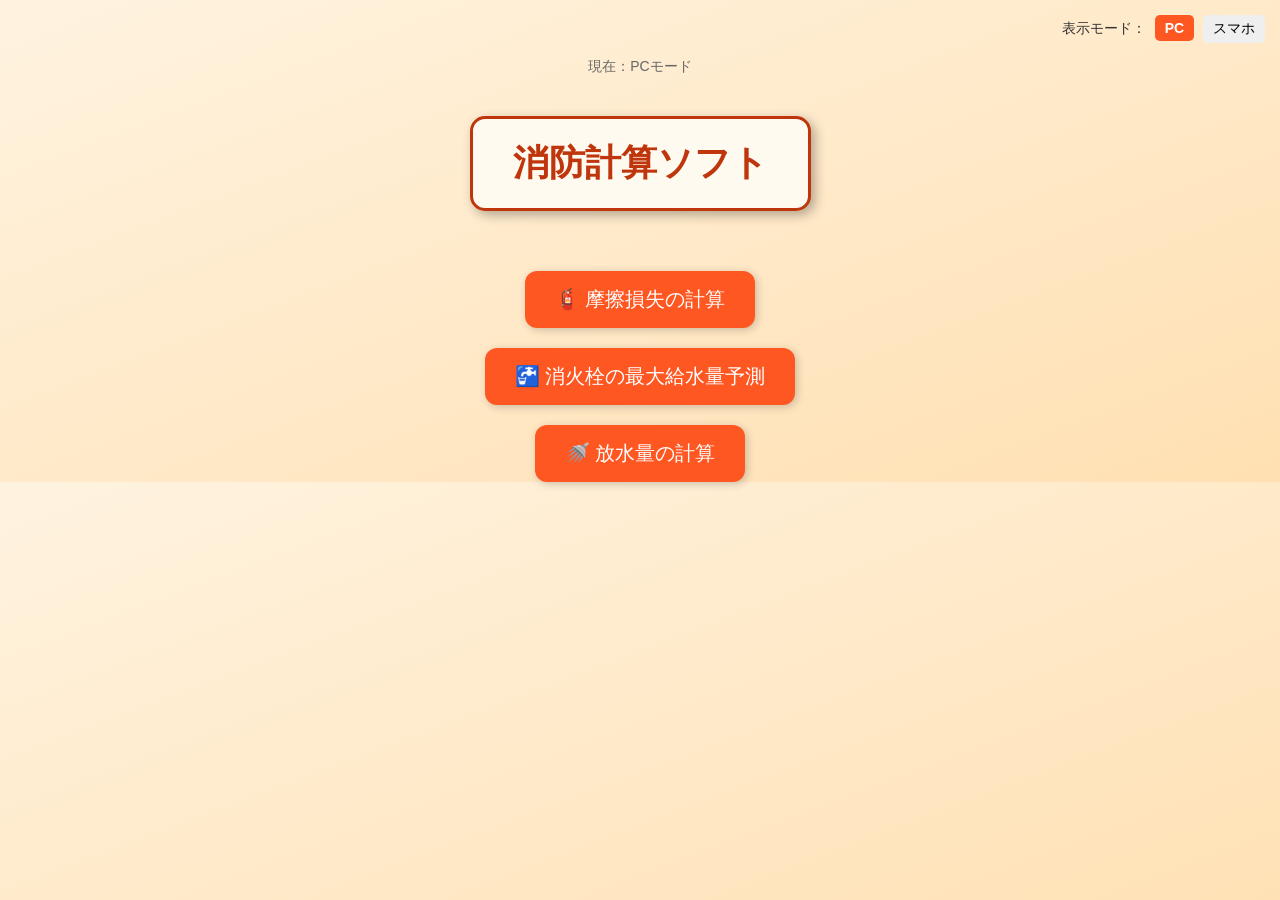
<file: index.html>
<!DOCTYPE html>
<html lang="ja">
<head>
  <meta charset="UTF-8">
  <title>消防計算ソフト</title>
  <meta name="viewport" content="width=device-width, initial-scale=1.0">
  <link id="stylesheet" rel="stylesheet" href="style-mobile.css">

  <!-- ✅ PWA対応 -->
  <link rel="manifest" href="manifest.json">
  <script>
    if ('serviceWorker' in navigator) {
      navigator.serviceWorker.register('serviceWorker.js');
    }
  </script>

  <style>
    body {
      font-family: 'Segoe UI', 'Yu Gothic', sans-serif;
      background: linear-gradient(to bottom right, #fff3e0, #ffe0b2);
      color: #333;
      text-align: center;
      padding: 0;
      margin: 0;
    }

    .toggle {
      text-align: right;
      margin: 15px;
      font-size: 14px;
    }

    .toggle button {
      padding: 5px 10px;
      margin-left: 5px;
      font-size: 14px;
      border: none;
      border-radius: 5px;
      cursor: pointer;
    }

    .toggle button.active {
      background-color: #ff5722;
      color: white;
      font-weight: bold;
    }

    .mode-status {
      text-align: center;
      font-size: 14px;
      margin-bottom: 10px;
      color: #666;
    }

    h1 {
      font-size: 36px; /* ← ここを調整！ */
      color: #bf360c;
      border: 3px solid #bf360c;
      display: inline-block;
      padding: 20px 40px;
      border-radius: 15px;
      box-shadow: 4px 4px 12px rgba(0,0,0,0.3);
      background-color: #fffaf0;
      margin-top: 30px;
      margin-bottom: 40px;
    }

    .menu {
      display: flex;
      flex-direction: column;
      align-items: center;
      gap: 20px;
      margin-top: 20px;
    }

    .calc-button {
      background-color: #ff5722;
      color: white;
      padding: 15px 30px;
      font-size: 20px;
      border-radius: 12px;
      text-decoration: none;
      box-shadow: 2px 2px 8px rgba(0, 0, 0, 0.2);
      transition: background-color 0.3s, transform 0.2s;
    }

    .calc-button:hover {
      background-color: #e64a19;
      transform: scale(1.05);
    }
  </style>
</head>
<body>
  <div class="toggle">
    表示モード：
    <button id="btn-mobile" class="active" onclick="switchStyle('mobile')">PC</button>
    <button id="btn-pc" onclick="switchStyle('pc')">スマホ</button>
  </div>

  <div class="mode-status" id="modeStatus">現在：PCモード</div>

  <h1>消防計算ソフト</h1>

  <div class="menu">
    <a href="friction.html" class="calc-button">🧯&nbsp;摩擦損失の計算</a>
    <a href="hydrant.html" class="calc-button">🚰&nbsp;消火栓の最大給水量予測</a>
    <a href="discharge.html" class="calc-button">🚿&nbsp;放水量の計算</a>
  </div>

  <script>
    function switchStyle(mode) {
      const stylesheet = document.getElementById('stylesheet');
      const btnMobile = document.getElementById('btn-mobile');
      const btnPC = document.getElementById('btn-pc');
      const modeStatus = document.getElementById('modeStatus');

      if (mode === 'pc') {
        stylesheet.href = 'style-pc.css';
        btnMobile.classList.remove('active');
        btnPC.classList.add('active');
        modeStatus.textContent = '現在：スマホモード';
      } else {
        stylesheet.href = 'style-mobile.css';
        btnPC.classList.remove('active');
        btnMobile.classList.add('active');
        modeStatus.textContent = '現在：PCモード';
      }
    }
  </script>
</body>
</html>
</file>
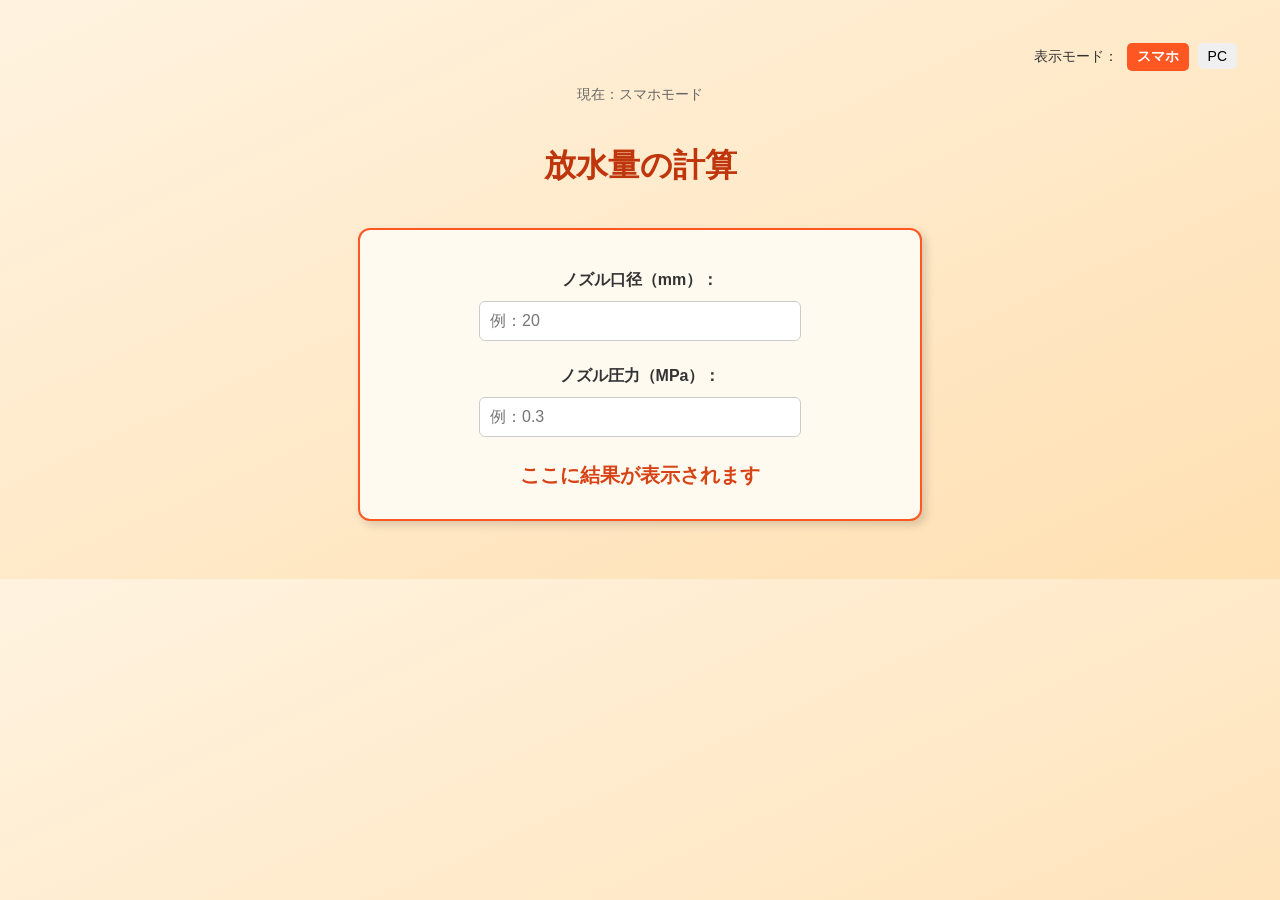
<file: discharge.html>
<!DOCTYPE html>
<html lang="ja">
<head>
  <meta charset="UTF-8">
  <title>放水量の計算</title>
  <meta name="viewport" content="width=device-width, initial-scale=1.0">
  <link id="stylesheet" rel="stylesheet" href="style-mobile.css">
  <link rel="manifest" href="manifest.json">
  <script>
    if ('serviceWorker' in navigator) {
      navigator.serviceWorker.register('serviceWorker.js');
    }
  </script>
  <style>
    body {
      font-family: 'Yu Gothic', sans-serif;
      background: linear-gradient(to bottom right, #fff3e0, #ffe0b2);
      text-align: center;
      padding: 20px;
      color: #333;
    }

    h1 {
      font-size: 32px;
      color: #bf360c;
      margin: 30px 0;
    }

    .toggle {
      text-align: right;
      margin: 15px;
      font-size: 14px;
    }

    .toggle button {
      padding: 5px 10px;
      margin-left: 5px;
      font-size: 14px;
      border: none;
      border-radius: 5px;
      cursor: pointer;
    }

    .toggle button.active {
      background-color: #ff5722;
      color: white;
      font-weight: bold;
    }

    .mode-status {
      text-align: center;
      font-size: 14px;
      margin-bottom: 10px;
      color: #666;
    }

    .form-area {
      background-color: #fffaf0;
      border: 2px solid #ff5722;
      border-radius: 12px;
      padding: 30px;
      max-width: 500px;
      margin: 0 auto 30px;
      box-shadow: 4px 4px 10px rgba(0,0,0,0.15);
    }

    label {
      display: block;
      font-weight: bold;
      margin: 10px 0 5px;
    }

    input {
      width: 80%;
      max-width: 300px;
      padding: 10px;
      font-size: 16px;
      margin-bottom: 15px;
      border-radius: 6px;
      border: 1px solid #ccc;
    }

    h2 {
      font-size: 22px;
      margin-top: 20px;
    }

    #result {
      font-size: 20px;
      font-weight: bold;
      color: #d84315;
      margin-top: 10px;
    }
  </style>
</head>
<body>
  <!-- 表示モード切替 -->
  <div class="toggle">
    表示モード：
    <button id="btn-mobile" class="active" onclick="switchStyle('mobile')">スマホ</button>
    <button id="btn-pc" onclick="switchStyle('pc')">PC</button>
  </div>
  <div class="mode-status" id="modeStatus">現在：スマホモード</div>

  <h1>放水量の計算</h1>

  <div class="form-area">
    <label for="nozzleDiameter">ノズル口径（mm）：</label>
    <input type="number" id="nozzleDiameter" placeholder="例：20" oninput="calculate()">

    <label for="nozzlePressure">ノズル圧力（MPa）：</label>
    <input type="number" id="nozzlePressure" placeholder="例：0.3" oninput="calculate()">

    <div id="result">ここに結果が表示されます</div>
  </div>

  <script>
    function calculate() {
      const diameter = parseFloat(document.getElementById("nozzleDiameter").value);
      const pressure = parseFloat(document.getElementById("nozzlePressure").value);

      if (!isNaN(diameter) && !isNaN(pressure)) {
        const result = 2.08 * Math.pow(diameter, 2) * Math.sqrt(pressure);
        document.getElementById("result").textContent = `🚿 放水量：${result.toFixed(1)} ℓ/分`;
      } else {
        document.getElementById("result").textContent = "正しい値を入力してくださいませ！";
      }
    }

    function switchStyle(mode) {
      const stylesheet = document.getElementById('stylesheet');
      const btnMobile = document.getElementById('btn-mobile');
      const btnPC = document.getElementById('btn-pc');
      const modeStatus = document.getElementById('modeStatus');

      if (mode === 'pc') {
        stylesheet.href = 'style-pc.css';
        btnMobile.classList.remove('active');
        btnPC.classList.add('active');
        modeStatus.textContent = '現在：PCモード';
      } else {
        stylesheet.href = 'style-mobile.css';
        btnPC.classList.remove('active');
        btnMobile.classList.add('active');
        modeStatus.textContent = '現在：スマホモード';
      }
    }
  </script>
</body>
</html>
</file>
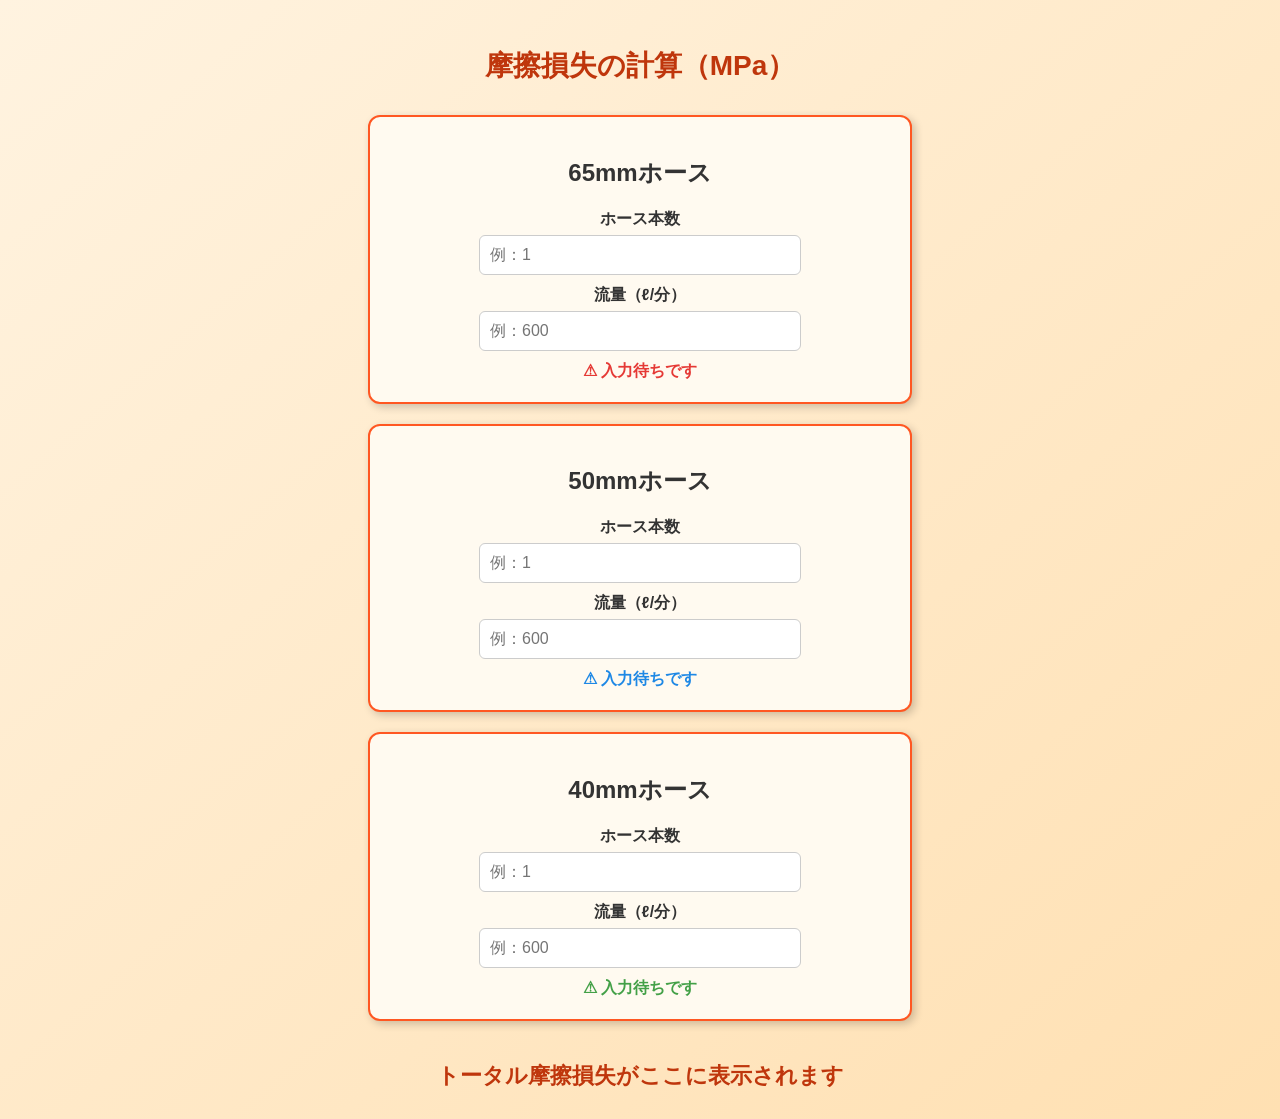
<file: friction.html>
<!DOCTYPE html>
<html lang="ja">
<head>
  <meta charset="UTF-8">
  <title>摩擦損失の計算（MPa表示）</title>
  <meta name="viewport" content="width=device-width, initial-scale=1.0">
  <style>
    body {
      font-family: 'Yu Gothic', sans-serif;
      background: linear-gradient(to bottom right, #fff3e0, #ffe0b2);
      color: #333;
      text-align: center;
      padding: 20px;
    }

    h1 {
      font-size: 28px;
      margin-bottom: 30px;
      color: #bf360c;
    }

    .form-section {
      background-color: #fffaf0;
      border: 2px solid #ff5722;
      border-radius: 12px;
      padding: 20px;
      margin: 20px auto;
      max-width: 500px;
      box-shadow: 3px 3px 8px rgba(0,0,0,0.2);
    }

    label {
      display: block;
      margin: 10px 0 5px;
      font-weight: bold;
    }

    input {
      padding: 10px;
      width: 80%;
      max-width: 300px;
      font-size: 16px;
      border-radius: 6px;
      border: 1px solid #ccc;
    }

    .result {
      margin-top: 10px;
      font-weight: bold;
    }

    #result65 { color: #e53935; }
    #result50 { color: #1e88e5; }
    #result40 { color: #43a047; }

    #total-result {
      margin-top: 40px;
      font-size: 22px;
      font-weight: bold;
      color: #bf360c;
    }
  </style>
</head>
<body>
  <h1>摩擦損失の計算（MPa）</h1>

  <div class="form-section">
    <h2>65mmホース</h2>
    <label>ホース本数</label>
    <input type="number" id="hose65" placeholder="例：1" oninput="calculate()">
    <label>流量（ℓ/分）</label>
    <input type="number" id="flow65" placeholder="例：600" oninput="calculate()">
    <div class="result" id="result65">⚠ 入力待ちです</div>
  </div>

  <div class="form-section">
    <h2>50mmホース</h2>
    <label>ホース本数</label>
    <input type="number" id="hose50" placeholder="例：1" oninput="calculate()">
    <label>流量（ℓ/分）</label>
    <input type="number" id="flow50" placeholder="例：600" oninput="calculate()">
    <div class="result" id="result50">⚠ 入力待ちです</div>
  </div>

  <div class="form-section">
    <h2>40mmホース</h2>
    <label>ホース本数</label>
    <input type="number" id="hose40" placeholder="例：1" oninput="calculate()">
    <label>流量（ℓ/分）</label>
    <input type="number" id="flow40" placeholder="例：600" oninput="calculate()">
    <div class="result" id="result40">⚠ 入力待ちです</div>
  </div>

  <div id="total-result">トータル摩擦損失がここに表示されます</div>

  <script>
    function calculate() {
      const hose65 = parseFloat(document.getElementById("hose65").value);
      const flow65 = parseFloat(document.getElementById("flow65").value);
      const hose50 = parseFloat(document.getElementById("hose50").value);
      const flow50 = parseFloat(document.getElementById("flow50").value);
      const hose40 = parseFloat(document.getElementById("hose40").value);
      const flow40 = parseFloat(document.getElementById("flow40").value);

      let total = 0;
      let count = 0;

      if (!isNaN(hose65) && !isNaN(flow65)) {
        const loss65 = (0.137 * hose65 * Math.pow(flow65, 2)) / 1000000;
        const rounded65 = Math.round(loss65 * 1000) / 1000;
        document.getElementById("result65").textContent = `摩擦損失：${rounded65.toFixed(2)} MPa`;
        total += loss65;
        count++;
      } else {
        document.getElementById("result65").textContent = "⚠ 入力待ちです";
      }

      if (!isNaN(hose50) && !isNaN(flow50)) {
        const loss50 = (0.365 * hose50 * Math.pow(flow50, 2)) / 1000000;
        const rounded50 = Math.round(loss50 * 1000) / 1000;
        document.getElementById("result50").textContent = `摩擦損失：${rounded50.toFixed(2)} MPa`;
        total += loss50;
        count++;
      } else {
        document.getElementById("result50").textContent = "⚠ 入力待ちです";
      }

      if (!isNaN(hose40) && !isNaN(flow40)) {
        const loss40 = (1.569 * hose40 * Math.pow(flow40, 2)) / 1000000;
        const rounded40 = Math.round(loss40 * 1000) / 1000;
        document.getElementById("result40").textContent = `摩擦損失：${rounded40.toFixed(2)} MPa`;
        total += loss40;
        count++;
      } else {
        document.getElementById("result40").textContent = "⚠ 入力待ちです";
      }

      const roundedTotal = Math.round(total * 1000) / 1000;
      document.getElementById("total-result").textContent =
        count > 0 ? `✅ トータル摩擦損失：${roundedTotal.toFixed(2)} MPa` : "すべての入力をしてくださいませ！";
    }
  </script>
</body>
</html>
</file>
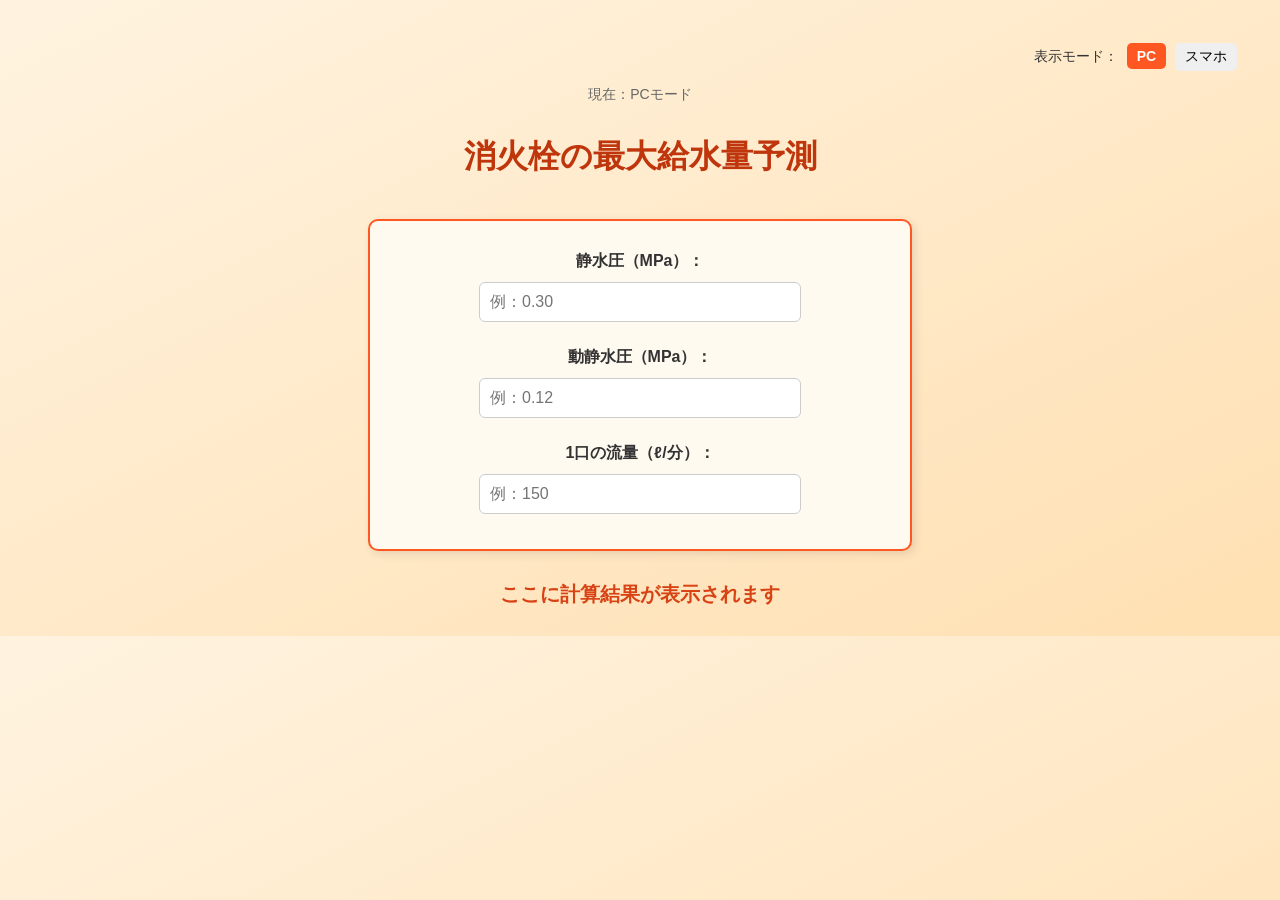
<file: hydrant.html>
<!DOCTYPE html>
<html lang="ja">
<head>
  <meta charset="UTF-8">
  <title>消火栓の最大給水量予測</title>
  <meta name="viewport" content="width=device-width, initial-scale=1.0">
  <link id="stylesheet" rel="stylesheet" href="style-mobile.css">
  <link rel="manifest" href="manifest.json">
  <script>
    if ('serviceWorker' in navigator) {
      navigator.serviceWorker.register('serviceWorker.js');
    }
  </script>
  <style>
    body {
      font-family: 'Yu Gothic', sans-serif;
      background: linear-gradient(to bottom right, #fff3e0, #ffe0b2);
      text-align: center;
      padding: 20px;
      color: #333;
    }

    h1 {
      font-size: 32px;
      color: #bf360c;
      margin-bottom: 30px;
    }

    .form-area {
      background-color: #fffaf0;
      border: 2px solid #ff5722;
      border-radius: 10px;
      padding: 20px;
      max-width: 500px;
      margin: 0 auto 30px;
      box-shadow: 3px 3px 10px rgba(0,0,0,0.1);
    }

    label {
      font-weight: bold;
      display: block;
      margin: 10px 0 5px;
    }

    input {
      width: 80%;
      max-width: 300px;
      padding: 10px;
      font-size: 16px;
      margin-bottom: 15px;
      border-radius: 6px;
      border: 1px solid #ccc;
    }

    #result {
      font-size: 20px;
      font-weight: bold;
      color: #d84315;
    }

    .toggle {
      text-align: right;
      margin: 15px;
      font-size: 14px;
    }

    .toggle button {
      padding: 5px 10px;
      margin-left: 5px;
      font-size: 14px;
      border: none;
      border-radius: 5px;
      cursor: pointer;
    }

    .toggle button.active {
      background-color: #ff5722;
      color: white;
      font-weight: bold;
    }

    .mode-status {
      text-align: center;
      font-size: 14px;
      margin-bottom: 10px;
      color: #666;
    }
  </style>
</head>
<body>
  <div class="toggle">
    表示モード：
    <button id="btn-mobile" class="active" onclick="switchStyle('mobile')">PC</button>
    <button id="btn-pc" onclick="switchStyle('pc')">スマホ</button>
  </div>
  <div class="mode-status" id="modeStatus">現在：PCモード</div>

  <h1>消火栓の最大給水量予測</h1>

  <div class="form-area">
    <label for="staticPressure">静水圧（MPa）：</label>
    <input type="number" id="staticPressure" placeholder="例：0.30" oninput="calculate()">

    <label for="dynamicPressure">動静水圧（MPa）：</label>
    <input type="number" id="dynamicPressure" placeholder="例：0.12" oninput="calculate()">

    <label for="perNozzleFlow">1口の流量（ℓ/分）：</label>
    <input type="number" id="perNozzleFlow" placeholder="例：150" oninput="calculate()">
  </div>

  <div id="result">ここに計算結果が表示されます</div>

  <script>
    function calculate() {
      const staticP = parseFloat(document.getElementById("staticPressure").value);
      const dynamicP = parseFloat(document.getElementById("dynamicPressure").value);
      const perFlow = parseFloat(document.getElementById("perNozzleFlow").value);

      if (!isNaN(staticP) && !isNaN(dynamicP) && staticP > dynamicP) {
        // 放水可能口数（小数点以下切り捨て）
        const rawNozzleCount = Math.pow(staticP / (staticP - dynamicP), 0.54);
        const nozzleCount = Math.floor(rawNozzleCount); // 表示用（切り捨て）
        let resultText = `🚿 放水可能口数：${nozzleCount} 口`;

        if (!isNaN(perFlow) && perFlow > 0) {
          const totalFlow = rawNozzleCount * perFlow; // ← 切り捨てなし × 1口の流量
          resultText += `<br>🚰 給水量の予測値：${Math.round(totalFlow)} ℓ/分`;
        }

        document.getElementById("result").innerHTML = resultText;
      } else {
        document.getElementById("result").textContent = "正しい値を入力してくださいませ！";
      }
    }

    function switchStyle(mode) {
      const stylesheet = document.getElementById('stylesheet');
      const btnMobile = document.getElementById('btn-mobile');
      const btnPC = document.getElementById('btn-pc');
      const modeStatus = document.getElementById('modeStatus');

      if (mode === 'pc') {
        stylesheet.href = 'style-pc.css';
        btnMobile.classList.remove('active');
        btnPC.classList.add('active');
        modeStatus.textContent = '現在：スマホモード';
      } else {
        stylesheet.href = 'style-mobile.css';
        btnPC.classList.remove('active');
        btnMobile.classList.add('active');
        modeStatus.textContent = '現在：PCモード';
      }
    }
  </script>
</body>
</html>
</file>
<file: style-mobile.css>
body {
  font-family: 'Segoe UI', 'Yu Gothic', sans-serif;
  background: linear-gradient(to bottom right, #fff3e0, #ffe0b2);
  color: #333;
  text-align: center;
  padding: 10px;
}

h1 {
  font-size: 28px;
  padding: 10px;
  color: #bf360c;
}

.form-section {
  margin: 20px auto;
  padding: 15px;
  width: 90%;
  background-color: #fffaf0;
  border: 2px solid #ff5722;
  border-radius: 10px;
  box-shadow: 2px 2px 6px rgba(0,0,0,0.1);
}

label {
  display: block;
  margin-top: 10px;
  font-weight: bold;
}

input {
  width: 90%;
  padding: 8px;
  margin-top: 5px;
  font-size: 16px;
  border-radius: 5px;
  border: 1px solid #ccc;
}

#total-result {
  font-size: 20px;
  font-weight: bold;
  margin-top: 30px;
  color: #d84315;
}
</file>
